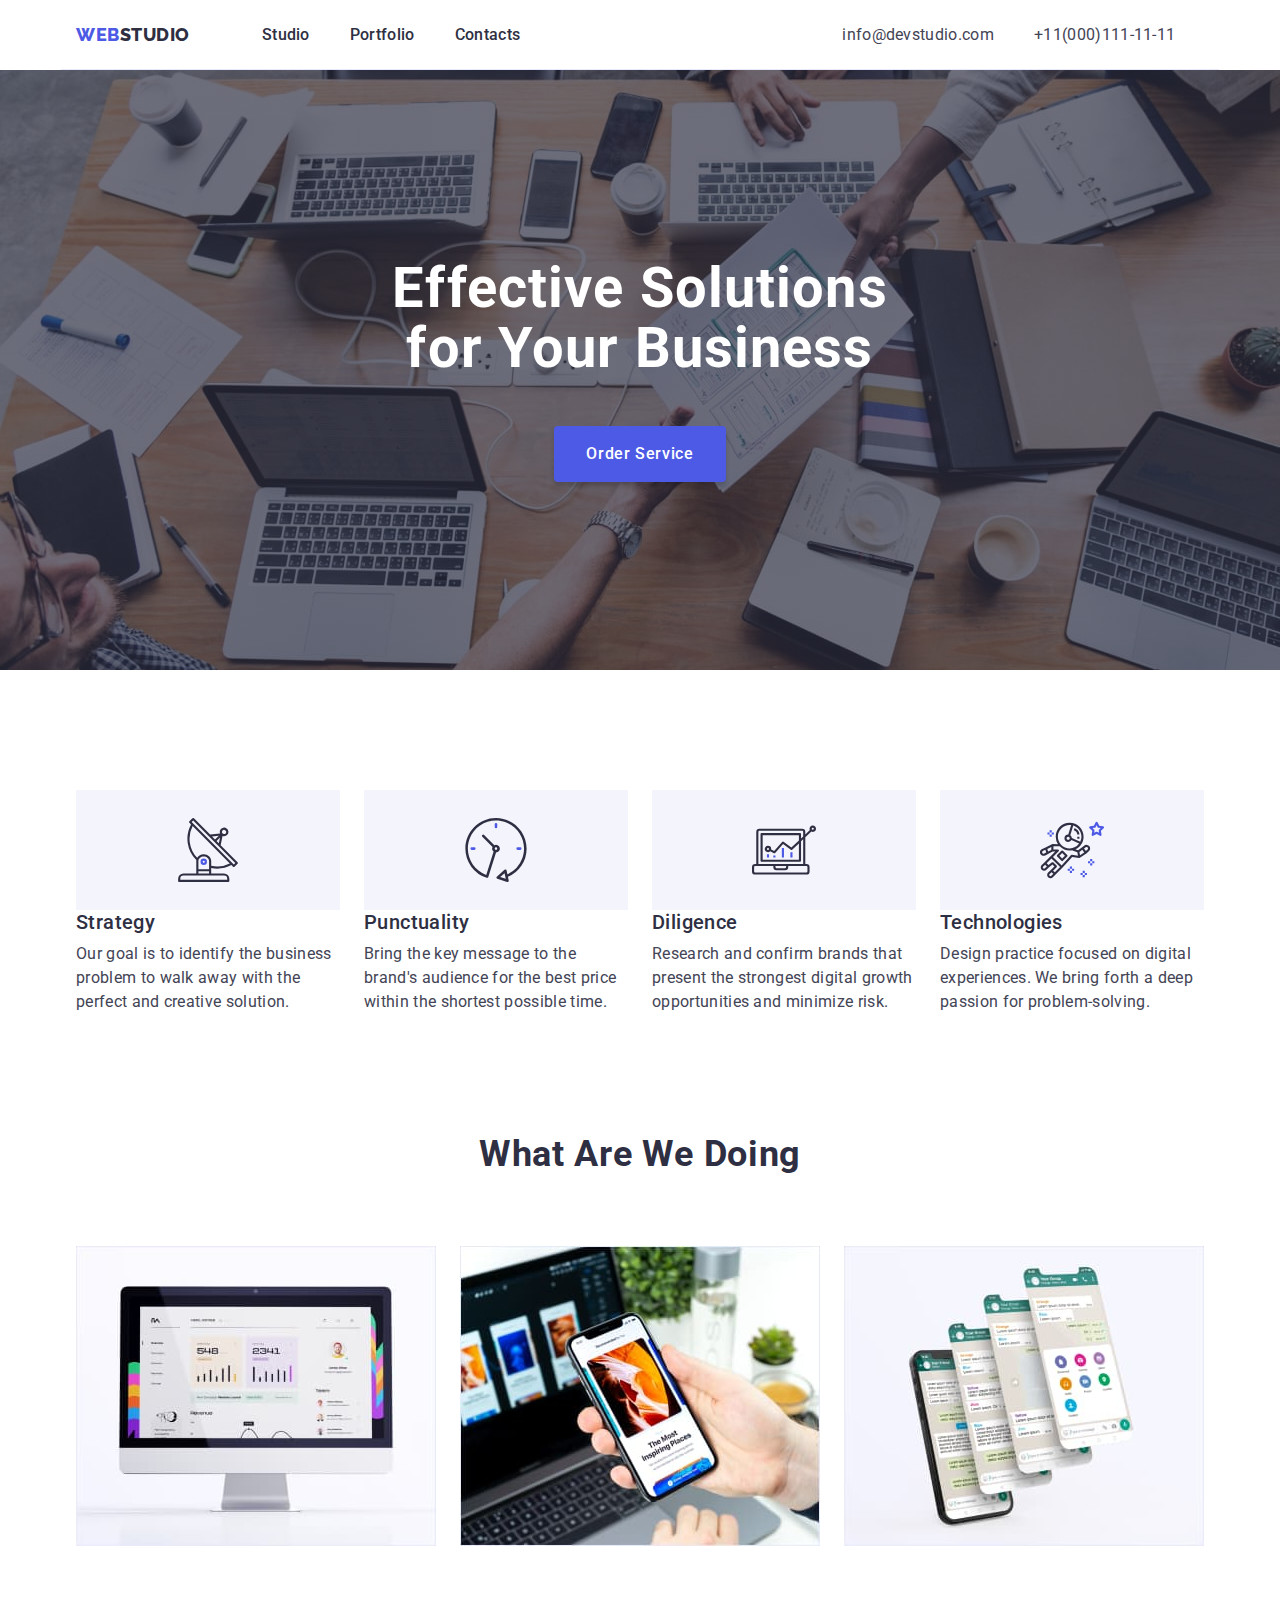
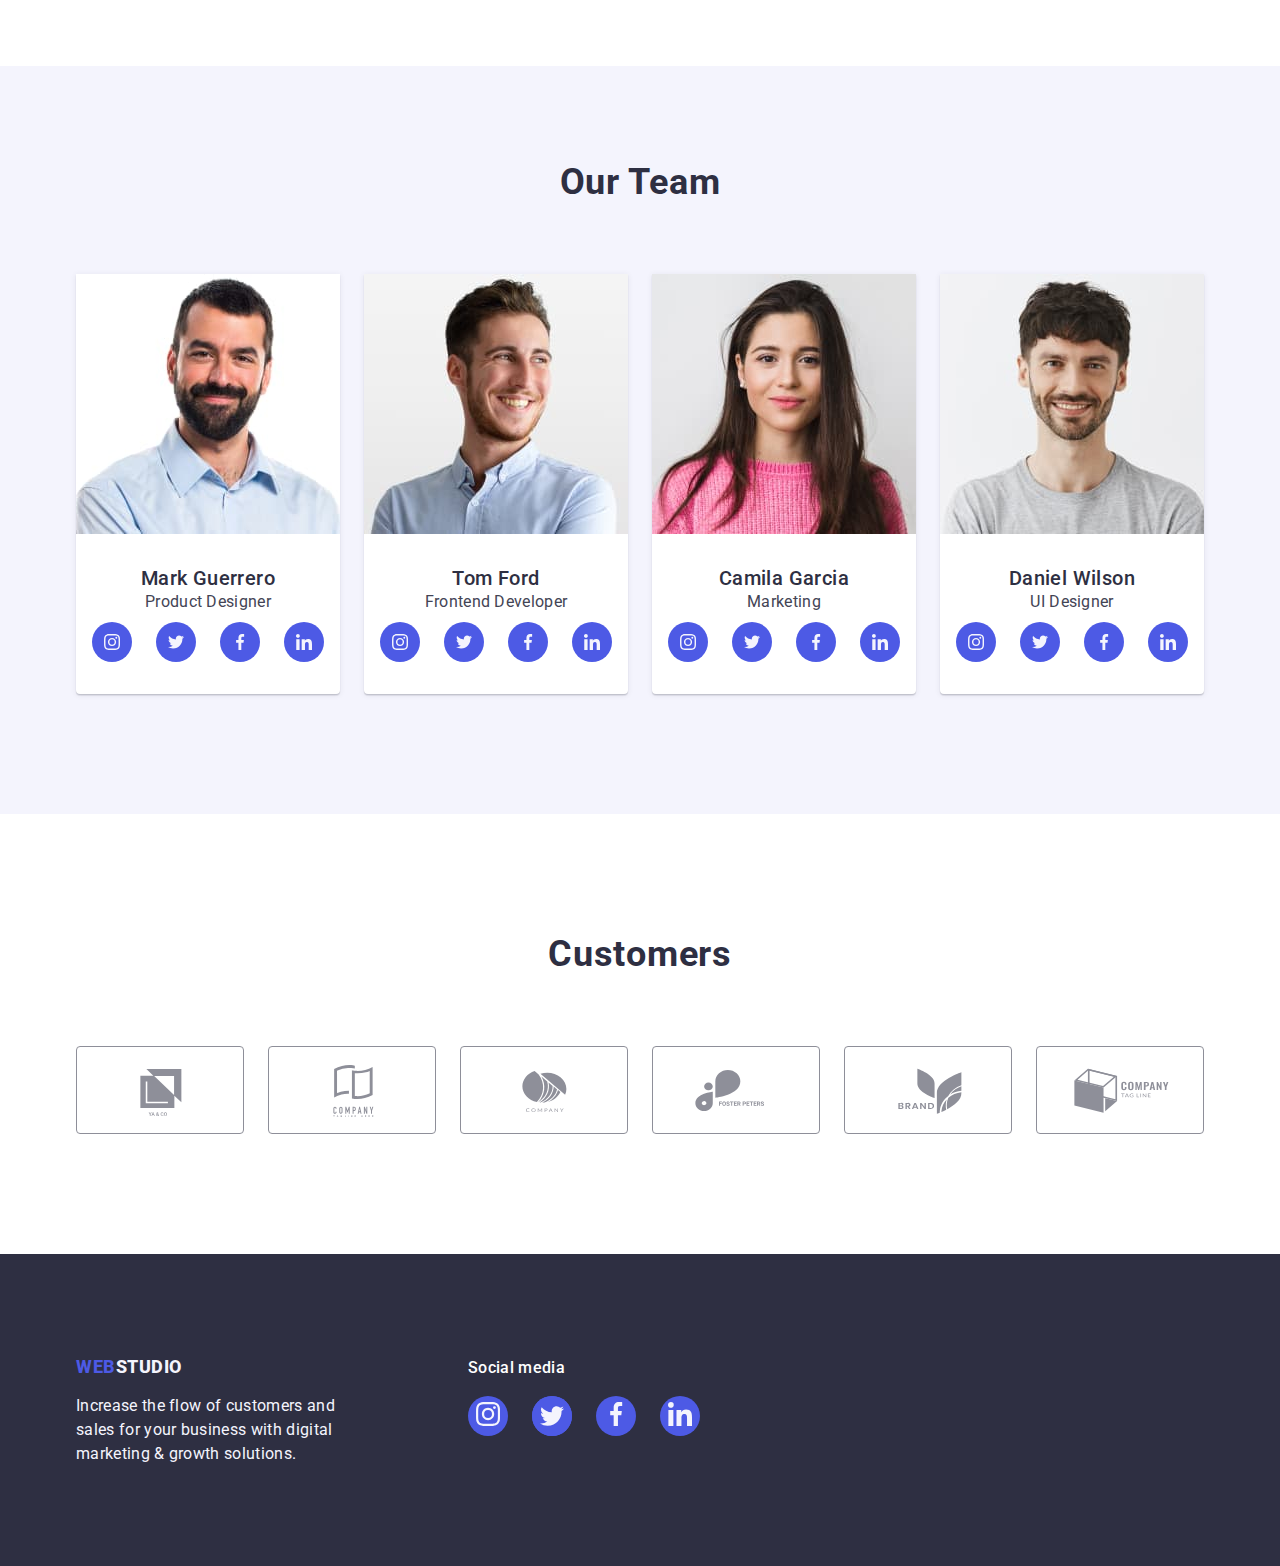
<file: index.html>
<!DOCTYPE html>
<html lang="en">
  <head>
    <meta charset="UTF-8">
    <meta name="viewport" content="width=device-width, initial-scale=1.0">
    <title>WebStudio</title>
    <link href="https://cdn.jsdelivr.net/npm/modern-normalize@2.0.0/modern-normalize.min.css" rel="stylesheet">
    <link rel="stylesheet" href="styles.css" />
    <link href="https://fonts.googleapis.com/css2?family=Raleway:wght@800&family=Roboto:wght@400;500;700;900&display=swap" rel="stylesheet">
</head>
  <body>
 <header>
      <div class="header conteiner">
          <nav class="nav">
            <a href="./index.html" class="header__logo">
          <span class="logo-web">WEB</span><span class="logo-studio">STUDIO</span>
        </a>
        <ul class="nav__link--position">
          <li>
           <a href="./index.html" class="nav__link">Studio</a>
          </li>
          <li>
            <a href="./portfolio.html" class="nav__link">Portfolio</a>
          </li>
          <li>
            <a href="#" class="nav__link">Contacts</a>
          </li>
          </ul>
          </nav>
          <address>
            <ul class="header__contact--position">
              <li>
                <a href="mailto:info@devstudio.com" class="header__contact">
                  info@devstudio.com
                </a>
              </li>
              <li>
                <a href="tel:+11(000)111-11-11" class="header__contact">
                  +11(000)111-11-11
                </a>
              </li>
            </ul>
          </address>
      </div>
    </div>
      </header>
    <main>
      <section class="hero">
        <div class="conteiner">
        <h1 class="hero__title">
          Effective Solutions for Your Business
        </h1>
          <button class="hero-btn" type="button">Order Service
          </button>
    </section>
    <section class="section__features">
      <div class="section conteiner">
        <ul class="feature__position">
          <li>
            <div class="feature__icon--style">
            <svg class="feature__icon">
              <use href="./images/icons.svg#icon-antenna"></use>
            </svg>
            </div>
            <h2 class="feature-subtitle">Strategy</h2>
            <div class="feature-description">
              Our goal is to identify the business<br>
              problem to walk away with the<br>
              perfect and creative solution.
            </p>
          </li>
          <li>
            <div class="feature__icon--style">
            <svg class="feature__icon">
              <use href="./images/icons.svg#icon-clock"></use>
            </svg>
            </div>
            <h2 class="feature-subtitle">Punctuality</h2>
            <p class="feature-description">
              Bring the key message to the<br>
              brand's audience for the best price<br>
              within the shortest possible time.
            </p>
          </li>
          <li>
            <div class="feature__icon--style">
            <svg class="feature__icon">
              <use href="images/icons.svg#icon-diagram"></use>
            </svg>
            </div>
            <h2 class="feature-subtitle">Diligence</h2>
            <p class="feature-description">
              Research and confirm brands that<br>
              present the strongest digital growth<br>
              opportunities and minimize risk.
            </p>
          </li>
          <li>
            <div class="feature__icon--style">
            <svg class="feature__icon">
              <use href="images/icons.svg#icon-astronaut"></use>
            </svg>
            </div>
            <h2 class="feature-subtitle">Technologies</h2>
            <p class="feature-description">
              Design practice focused on digital<br>
              experiences. We bring forth a deep<br>
              passion for problem-solving.
            </p>
          </li>
        </ul>
      </div>
      </div>
     </section>
        <section class="section__what-doing">
          <div class="conteiner">   
        <h2 class="title__what-doing">
            What Are We Doing
        </h2>
        <ul class="img__what-doing--position">
          <li>
            <img
              class="img__what-doing"
              src="images/1computerscreen.jpg"
              alt="imac screen with statistics on it"
              width="360"
              height="300"/>
          </li>
          <li>
            <img
              class="img__what-doing"
              src="images/3phonescreen.jpg"
              alt="4 iphone screens with communicator open on each"/>
          </li>
          <li>
            <img
              class="img__what-doing"
              src="images/4phonescreen.jpg"
              alt="phone screen with open article on it"/>
          </li>
        </div>
      </div>
    </section>
        <section class="section__our-team">
          <div class="conteiner"></div>
          <div class="our-team__title-team-card">
        <h3 class="title__our-team">
            Our Team
        </h3>
        <ul class="team-card__position">
          <li>
            <div class="team-card">
              <img
                class="team-card__img"
                src="images/man1.jpg"
                alt="smiling man with black hair and black beard wearing blue shirt"/>
              <div class="team-card__description-box">
                <span class="team-names">Mark Guerrero</span>
                <span class="job-title">Product Designer</span>
                <ul class="our-team__icon--position">
                  <li>
                  <a href="#" class="our-team__icon--background">   
                      <svg class="our-team__icon">
                        <use href="./images/icons.svg#icon-instagram"></use>
                      </svg> 
                  </a>   
                 </li>  
                 <li>
                  <a href="#" class="our-team__icon--background">
                      <svg class="our-team__icon">
                        <use href="images/icons.svg#icon-twitter"></use>
                      </svg> 
                  </a>   
                 </li> 
                 <li>
                  <a href="#" class="our-team__icon--background">
                      <svg class="our-team__icon" class="our-team__icon--background">
                        <use href="images/icons.svg#icon-facebook"></use>
                      </svg>  
                  </a>
                </li> 
                 <li>
                  <a href="#" class="our-team__icon--background">
                      <svg class="our-team__icon">
                        <use href="images/icons.svg#icon-linkedin"></use>
                      </svg>
                  </a>   
                 </li>
              </ul> 
              </div>
            </div>
          </li>
          <li>
            <div class="team-card">
              <img
                class="team-card__img"
                src="images/man2.jpg"
                alt="smiling man with dark brown hair and beard wearing blue shirt looking to the side"/>
              <figcaption class="team-card__description-box">
                <span class="team-names">Tom Ford</span>
                <span class="job-title">Frontend Developer</span>
              </figcaption>
              <ul class="our-team__icon--position">
                <li>
                  <a href="#" class="our-team__icon--background">   
                      <svg class="our-team__icon">
                        <use href="./images/icons.svg#icon-instagram"></use>
                      </svg> 
                  </a>   
                 </li>  
                 <li>
                  <a href="#" class="our-team__icon--background">
                      <svg class="our-team__icon">
                        <use href="images/icons.svg#icon-twitter"></use>
                      </svg> 
                  </a>   
                 </li> 
                 <li>
                  <a href="#" class="our-team__icon--background">
                      <svg class="our-team__icon">
                        <use href="images/icons.svg#icon-facebook"></use>
                      </svg>  
                  </a>
                </li> 
                 <li>
                  <a href="#" class="our-team__icon--background">
                      <svg class="our-team__icon">
                        <use href="images/icons.svg#icon-linkedin"></use>
                      </svg>
                  </a>   
                 </li> 
            </div>
          </li>
          <li>
            <div class="team-card">
              <img
                class="team-card__img"
                src="images/woman3.jpg"
                alt="smiling woman with long black hair wearing pink sweater"/>
              <figcaption class="team-card__description-box">
                <span class="team-names">Camila Garcia</span>
                <span class="job-title">Marketing</span>
              </figcaption>
              <ul class="our-team__icon--position">
                <li>
                  <a href="#" class="our-team__icon--background">   
                      <svg class="our-team__icon">
                        <use href="./images/icons.svg#icon-instagram"></use>
                      </svg> 
                  </a>   
                 </li>  
                 <li>
                  <a href="#" class="our-team__icon--background">
                      <svg class="our-team__icon">
                        <use href="images/icons.svg#icon-twitter"></use>
                      </svg> 
                  </a>   
                 </li> 
                 <li>
                  <a href="#" class="our-team__icon--background">
                      <svg class="our-team__icon">
                        <use href="images/icons.svg#icon-facebook"></use>
                      </svg>  
                  </a>
                </li> 
                 <li>
                  <a href="#" class="our-team__icon--background">
                      <svg class="our-team__icon">
                        <use href="images/icons.svg#icon-linkedin"></use>
                      </svg>
                  </a>   
                 </li> 
            </div>
          </li>
          <li>
            <div class="team-card">
              <img
                class="team-card__img"
                src="images/man4.jpg"
                alt="smiling man with brown hair and brown beard wearing grey sweater"/>
              <figcaption class="team-card__description-box">
                <span class="team-names">Daniel Wilson</span>
                <span class="job-title">UI Designer</span>
              </figcaption>
              <ul class="our-team__icon--position">
                <li>
                  <a href="#" class="our-team__icon--background">   
                      <svg class="our-team__icon">
                        <use href="./images/icons.svg#icon-instagram"></use>
                      </svg> 
                  </a>   
                 </li>  
                 <li>
                  <a href="#" class="our-team__icon--background">
                      <svg class="our-team__icon">
                        <use href="images/icons.svg#icon-twitter"></use>
                      </svg> 
                  </a>   
                 </li> 
                 <li>
                  <a href="#" class="our-team__icon--background">
                      <svg class="our-team__icon">
                        <use href="images/icons.svg#icon-facebook"></use>
                      </svg>  
                  </a>
                </li> 
                 <li>
                  <a href="#" class="our-team__icon--background">
                      <svg class="our-team__icon">
                        <use href="images/icons.svg#icon-linkedin"></use>
                      </svg>
                  </a>   
                 </li> 
            </div>
          </li>
        </ul>       
        </div>
      </section>
      <section class="section__customers">
        <div class="conteiner">
          <h5 class="title__customers">
            Customers
          </h5>
          <ul class="customers__icon--list">
            <li>
              <a href="#">
              <div class="customers__icon--border">
              <svg class="customers__icon">
                <use href="./images/icons.svg#icon-client-1"></use>
              </svg>
            </div>
          </a>
            </li>
            <li>
              <a href="#">
              <div class="customers__icon--border">
              <svg class="customers__icon">
                <use href="./images/icons.svg#icon-client-2"></use>
              </svg>
              </div>
            </a>
            </li>
            <li>
              <a href="#">
              <div class="customers__icon--border">
              <svg class="customers__icon">
                <use href="./images/icons.svg#icon-client-3"></use>
              </svg>
              </div>
            </a>
            </li>
            <li>
              <a href="">
              <div class="customers__icon--border">
              <svg class="customers__icon">
                <use href="./images/icons.svg#icon-client-4"></use>
              </svg>
            </a>
            </li>
            <li>
              <a href="#">
              <div class="customers__icon--border">
              <svg class="customers__icon">
                <use href="./images/icons.svg#icon-client-5"></use>
              </svg>
              </div>
            </a>
            </li>
            <li>
              <a href="#">
              <div class="customers__icon--border">
              <svg class="customers__icon">
                <use href="./images/icons.svg#icon-client-6"></use>
              </svg>
              </div>
            </a>
            </li>
          </ul>
        </div>
      </section>
    </main>
    <footer>
      <section class="footer"> 
        <div class="conteiner footer__wrap">
          <div class="footer__logo-paragraph">
          <div class="footer__logo">
        <a href="#">
          <span class="footer__logo-web">WEB</span><span class="footer__logo-studio">STUDIO</span>
          </a>
        </div>
        <p class="footer__text">
          Increase the flow of customers and sales for your business with
          digital marketing &amp; growth solutions.
        </p>
      </div>
        <div>
          <p class="footer__title">Social media</p>
          <ul class="footer__icon--position">
            <li class="footer__icon--background">
              <div class="footer__social--icons">
                <a href="#">
                    <svg class="footer__icon">
                        <use href="./images/icons.svg#icon-instagram"></use>
                    </svg>
                </a>  
              </div>  
            </li>
            <li class="footer__icon--background">
              <div>
                <a href="#" class="footer__icon--background">
                    <svg class="footer__icon">
                        <use href="./images/icons.svg#icon-twitter"></use>
                    </svg>
                </a>
              </div>    
            </li>
            <li class="footer__icon--background">
                <a href="#">
                    <svg class="footer__icon">>
                        <use href="./images/icons.svg#icon-facebook"></use>
                    </svg>
                </a>    
            </li>
            <li class="footer__icon--background">
                <a href="#">
                    <svg class="footer__icon">>
                        <use href="./images/icons.svg#icon-linkedin"></use>
                    </svg>
                </a>
            </li>
          </ul>
        </div>
        </div>
    </section>
    </footer>
  </section>
  </body>
</html>
</file>
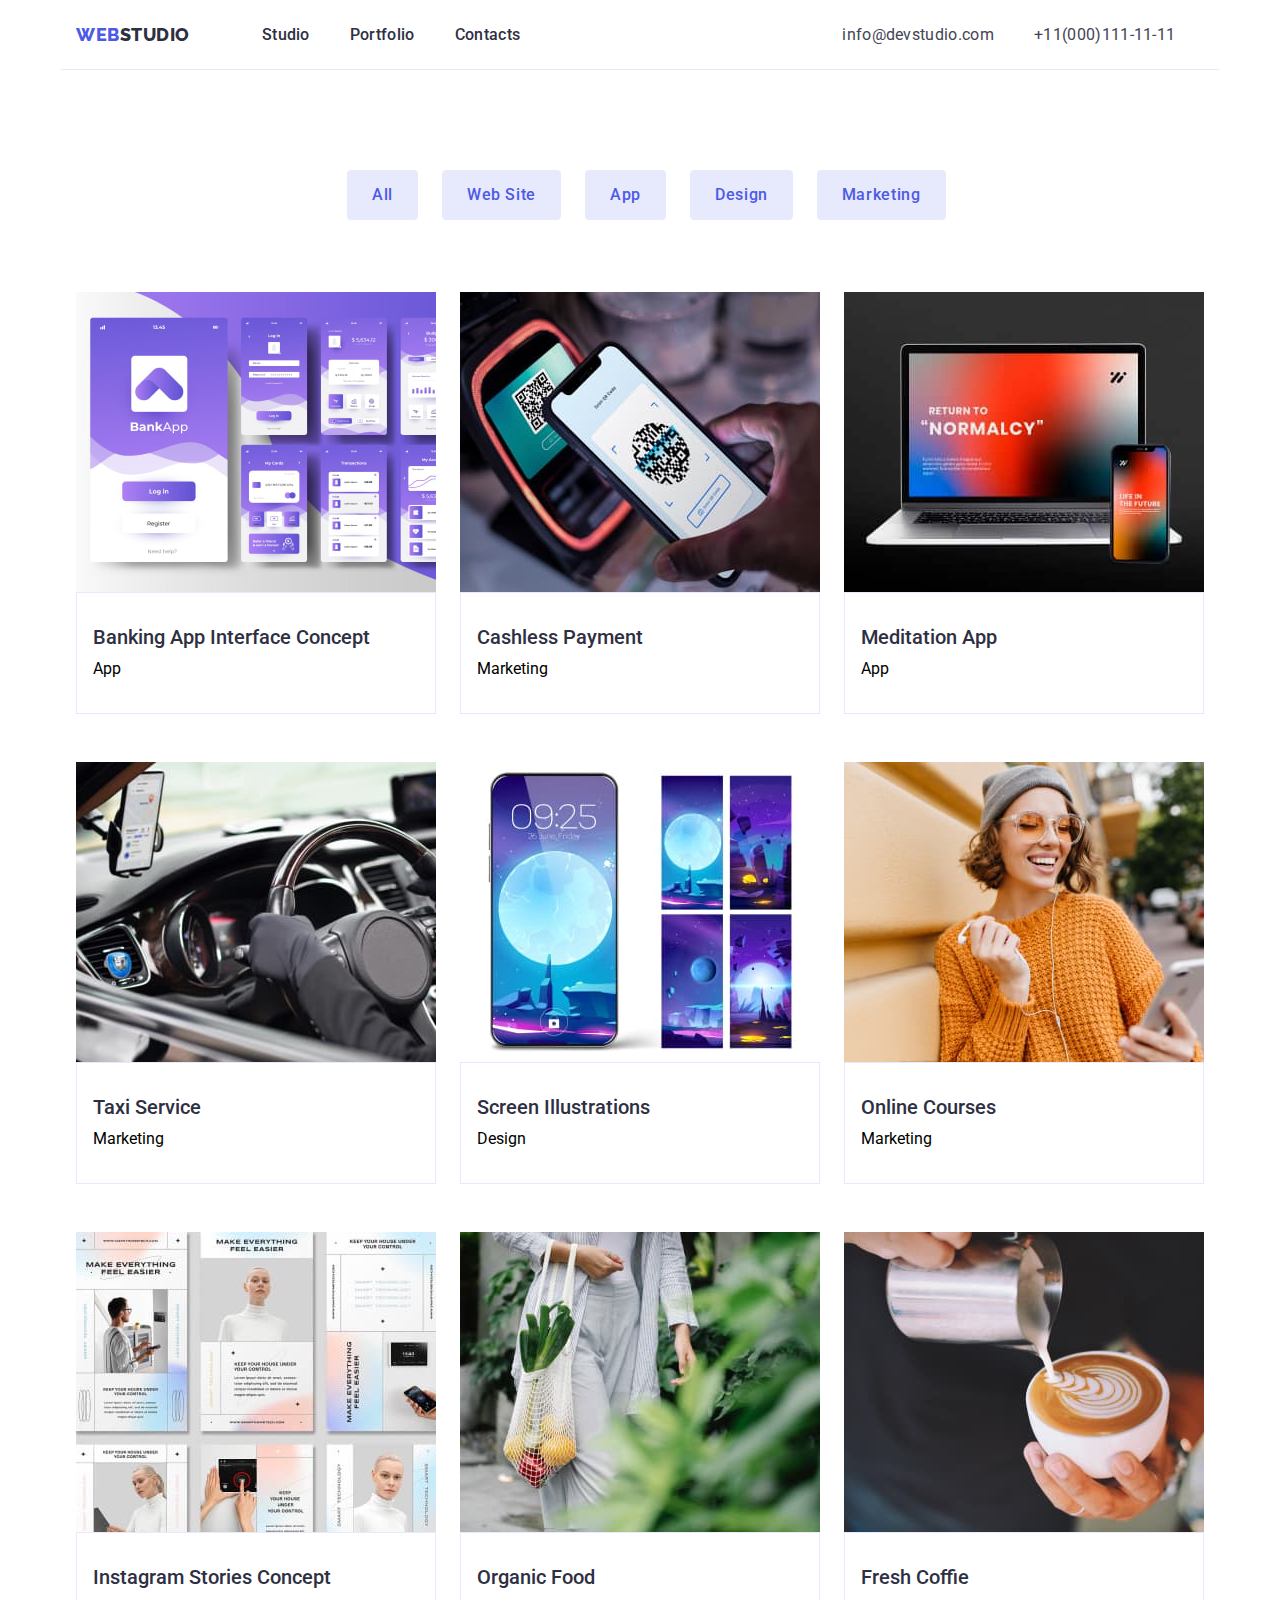
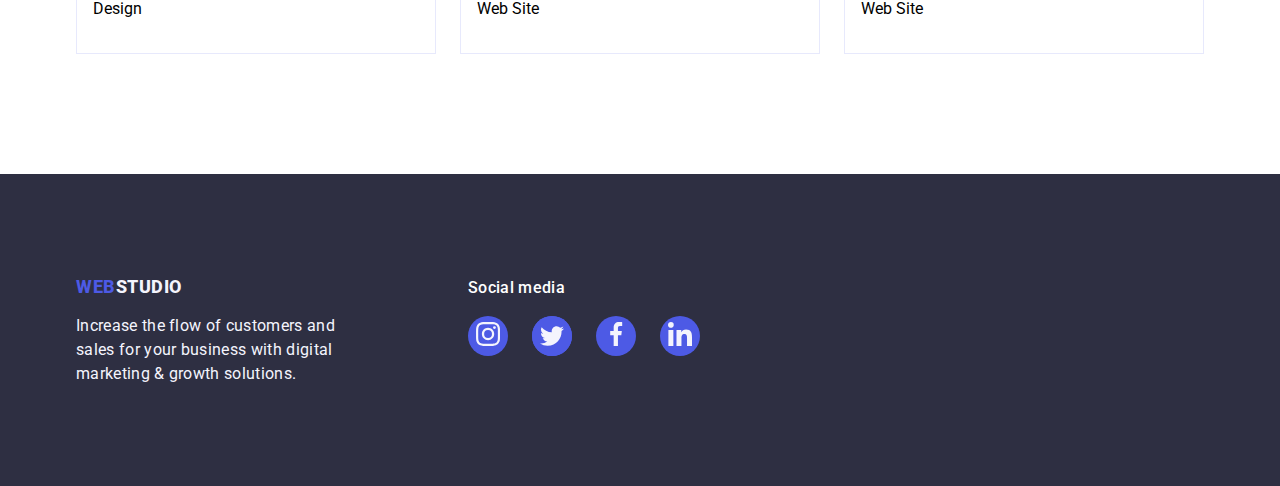
<file: portfolio.html>
<!DOCTYPE html>
<html lang="en">
  <head>
    <meta charset="UTF-8">
    <meta name="viewport" content="width=device-width, initial-scale=1.0">
    <title>WebStudio</title>
    <link href="https://cdn.jsdelivr.net/npm/modern-normalize@2.0.0/modern-normalize.min.css" rel="stylesheet">
    <link rel="stylesheet" href="styles.css" />
    <link href="https://fonts.googleapis.com/css2?family=Raleway:wght@800&family=Roboto:wght@400;500;700;900&display=swap" rel="stylesheet">
</head>
  <body>
    <header>
      <div class="header conteiner">
          <nav class="nav">
            <a href="./index.html" class="header__logo">
          <span class="logo-web">WEB</span><span class="logo-studio">STUDIO</span>
        </a>
        <ul class="nav__link--position">
          <li>
           <a href="./index.html" class="nav__link">Studio</a>
          </li>
          <li>
            <a href="./portfolio.html" class="nav__link">Portfolio</a>
          </li>
          <li>
            <a href="#" class="nav__link">Contacts</a>
          </li>
          </ul>
          </nav>
          <address>
            <ul class="header__contact--position">
              <li>
                <a href="mailto:info@devstudio.com" class="header__contact">
                  info@devstudio.com
                </a>
              </li>
              <li>
                <a href="tel:+11(000)111-11-11" class="header__contact">
                  +11(000)111-11-11
                </a>
              </li>
            </ul>
          </address>
      </div>
    </div>
      </header>
    <main>
    <section class="section__portfolio--btn-img">
      <div class="conteiner">
      <ul class="portfolio__btn--position">
        <li>
          <a href="https://www.google.com">
            <button class="portfolio__btn" type="button">All</button>
          </a>
        </li>
        <li>
          <a href="https://www.google.com">
            <button class="portfolio__btn" type="button">Web Site</button>
          </a>
        </li>
        <li>
          <a href="https://www.google.com">
            <button class="portfolio__btn" type="button">App</button>
          </a>
        </li>
        <li>
          <a href="https://www.google.com">
            <button class="portfolio__btn" type="button">Design</button>
          </a>
        </li>
        <li>
          <a href="https://www.google.com">
            <button class="portfolio__btn" type="button">Marketing</button>
          </a>
        </li>
      </ul>
      <ul class="portfolio__img--position">
        <li>
          <img src="images/1img.jpg" alt="banking app featuers" class="portfolio__img"/>
          <div class="portfolio__description-box">
          <div class="portfolio__img--title">Banking App Interface Concept</div>
          <div class="portfolio__img--description">App</div>
          </div>
        </li>
        <li>
          <img
            src="images/2img.jpg"
            alt="Phone scanning QR code from another device" class="portfolio__img"/>
              <div class="portfolio__description-box">
              <div class="portfolio__img--title">Cashless Payment</div>
          <div class="portfolio__img--description">Marketing</div>
        </div>
        </li>
        <li>
          <img
            src="images/3img.jpg"
            alt="Computer and phone screen with showing app outlook" class="portfolio__img"/>
            <div class="portfolio__description-box">
            <div class="portfolio__img--title">Meditation App</div>
            <div class="portfolio__img--description">App</div>
          </div>
        </li>
        <li>
          <img src="images/4img.jpg" alt="Inside of the car" class="portfolio__img"/>
          <div class="portfolio__description-box">
          <div class="portfolio__img--title">Taxi Service</div>
          <div class="portfolio__img--description">Marketing</div>
          </div>
        </li>
        <li>
          <img src="images/5img.jpg" alt="Phone screen with ilustration on it" class="portfolio__img"/>
          <div class="portfolio__description-box">
          <div class="portfolio__img--title">Screen Illustrations</div>
          <div class="portfolio__img--description">Design</div>
          </div>
        </li>
        <li>
          <img
            src="images/6img.jpg"
            alt="Smiling girl wearing sunglasses and earphones" class="portfolio__img"/>
            <div class="portfolio__description-box">
            <div class="portfolio__img--title">Online Courses</div>
          <div class="portfolio__img--description">Marketing</div>
            </div>
        </li>
        <li>
          <img src="images/7img.jpg" alt="Stories templates" class="portfolio__img"/>
          <div class="portfolio__description-box">
          <div class="portfolio__img--title">Instagram Stories Concept</div>
          <div class="portfolio__img--description">Design</div>
          </div>
        </li>
        <li>
          <img src="images/8img.jpg" alt="Woman carrying groceries" class="portfolio__img"/>
          <div class="portfolio__description-box">
          <div class="portfolio__img--title">Organic Food</div>
          <div class="portfolio__img--description">Web Site</div>
        </div>
        </li>
        <li>
          <img
            src="images/9img.jpg"
            alt="Barrista making patterns with milk on coffie" class="portfolio__img"/>
            <div class="portfolio__description-box">
            <div class="portfolio__img--title">Fresh Coffie</div>
          <div class="portfolio__img--description">Web Site</div>
          </div>
        </li>
      </ul>
      </div>
    </section>
  </main>
  <footer>
    <section class="footer"> 
      <div class="conteiner footer__wrap">
        <div class="footer__logo-paragraph">
        <div class="footer__logo">
      <a href="#">
        <span class="footer__logo-web">WEB</span><span class="footer__logo-studio">STUDIO</span>
        </a>
      </div>
      <p class="footer__text">
        Increase the flow of customers and sales for your business with
        digital marketing &amp; growth solutions.
      </p>
    </div>
      <div>
        <p class="footer__title">Social media</p>
        <ul class="footer__icon--position">
          <li class="footer__icon--background">
            <div class="footer__social--icons">
              <a href="#">
                  <svg class="footer__icon">
                      <use href="./images/icons.svg#icon-instagram"></use>
                  </svg>
              </a>  
            </div>  
          </li>
          <li class="footer__icon--background">
            <div>
              <a href="#" class="footer__icon--background">
                  <svg class="footer__icon">
                      <use href="./images/icons.svg#icon-twitter"></use>
                  </svg>
              </a>
            </div>    
          </li>
          <li class="footer__icon--background">
              <a href="#">
                  <svg class="footer__icon">>
                      <use href="./images/icons.svg#icon-facebook"></use>
                  </svg>
              </a>    
          </li>
          <li class="footer__icon--background">
              <a href="#">
                  <svg class="footer__icon">
                      <use href="./images/icons.svg#icon-linkedin"></use>
                  </svg>
              </a>
          </li>
        </ul>
      </div>
      </div>
  </section>
  </footer>
  </body>
</html>
</file>
<file: styles.css>
* {
  margin: 0;
  padding: 0;
  box-sizing: border-box;
}
article, aside, details, figcaption, figure, 
footer, header, hgroup, menu, nav, section {
	display: block;
}
body {
	line-height: 1;
}
ol, ul {
	list-style: none;
}
blockquote, q {
	quotes: none;
}
blockquote:before, blockquote:after,
q:before, q:after {
	content: '';
	content: none;
}
table {
	border-collapse: collapse;
	border-spacing: 0;
}
:root {
  --brand-color: #2e2f42;
  --color-iris: #4d5ae5;
  --color-cloud: #f4f4fd;
  --color-ocean: #404bbf;
  --color-cornflower: #e7e9fc;
  --color-slate: #434455;
  --color-white: #ffffff;
  --color-grey: #2E2F42B2;
  --main-font-style: Roboto;
  --second-font-style: Raleway;
}
*,
*::before,
*::after
{
  box-sizing: border-box;
}
body {
  font-family: var(--main-font-style);
  background-color: var(--color-white);
  margin: auto;
}
h1,
h3,
h4,
h5,
h6
{
margin: 0;
}
img
{
  display: block;
  max-width: 100%;
  height: auto;
}
button
{
  cursor: pointer;
  border: none;
  border-radius: 4px;
}
ul,
ol
{
  list-style: none;
  margin: 0;
  padding-left: 0;
}
a
{
  text-decoration: none;
}
.conteiner
{
  width: 1158px;
  margin: 0 auto;
  padding: 0 15px;
}
.section {
  padding: 120px 0px;
}

/* SECTION HEADER */ /* SECTION HEADER */ /* SECTION HEADER */

.header
{
  background: var(--color-white); 
  display: flex;
  gap: 322px;
  align-items: center;
  border-bottom: 1px solid var(--color-cornflower);
}
.header__logo {
  padding: 24px 0;
}
.logo-web {
  color: var(--color-iris);
  font-size: 18px;
  font-family: var(--second-font-style);
  font-weight: 800;
  line-height: 21px;
  letter-spacing: 0.54px;
}
.logo-studio {
  color: var(--brand-color);
  font-size: 18px;
  font-family: var(--second-font-style);
  font-weight: 800;
  line-height: 21px;
  letter-spacing: 0.54px;
}
.nav {
  display: flex;
  gap: 72px;
  align-items: center;
}
.nav__link--position {
  list-style: none;
  display: flex;
  gap: 40px;
}
.nav__link {
  color: var(--brand-color);
  font-size: 16px;
  font-weight: 500;
  line-height: 24px;
  letter-spacing: 0.32px;
  display: flex;
  gap: 40px;
}
a:hover,
a:focus {
  color: var(--color-ocean);
}
.header__contact--position {
  list-style: none;
  display: flex;
  gap: 40px;
}
.header__contact {
  color: var(--color-slate);
  font-size: 16px;
  font-weight: 400;
  line-height: 24px;
  letter-spacing: 0.32px;;
  font-style: normal;
  }

  /* SECTION HERO */ /* SECTION HERO */ /* SECTION HERO */

  .hero {
  clear: both;
  background-image: linear-gradient(var(--color-grey), rgba(46, 47, 66, 0.70)), url(./images/people-office\ 1.jpg);
  padding: 188px 0;
  text-align: center;
  }
.hero__title {
  color: var(--color-white);
  font-size: 56px;
  font-weight: 700;
  line-height: 60px;
  letter-spacing: 1.12px;
  max-width: 496px;
  margin: 0 auto;
  margin-bottom: 48px;
}
.hero-btn {
  color: var(--color-white);
  background: var(--color-iris); 
  font-size: 16px;
  font-weight: 500;
  line-height: 24px;
  letter-spacing: 0.64px;
  padding: 16px 32px;
  border-radius: 4px;
  box-shadow: 0px 4px 4px 0px rgba(0, 0, 0, 0.15);
}
.hero-btn:hover,
.hero-btn:focus {
  background-color: var(--color-ocean);
}

/* SECTION FEATURES */ /* SECTION FEATURES */ /* SECTION FEATURES */

.feature__icon--style {
  background-color: var(--color-cloud);
  height: 120px;
  display: flex;
  align-items: center;
  justify-content: center;
}
.feature__icon {
  width: 64px;
  height: 64px;
}
.feature__position {  
  display: flex;
  gap: 24px;
  max-width: 1128px;
  margin-left: auto;
  margin-right: auto;
}
.feature-subtitle {
  color: var(--brand-color);
  font-size: 20px;
  font-weight: 500;
  line-height: 24px;
  letter-spacing: 0.4px;
  height: 24px;
  width: 264px;
  margin-bottom: 8px;
}
.feature-description {
  color: var(--color-slate);
  font-size: 16px;
  font-weight: 400;
  line-height: 24px;
  letter-spacing: 0.32px;
}

/* SECTION WHAT-DOING */ /* SECTION WHAT-DOING */ /* SECTION WHAT-DOING */

.title__what-doing {
  color: var(--brand-color);
  font-size: 36px;
  font-weight: 700;
  line-height: 40px;
  letter-spacing: 0.72px;
  text-align: center;
  margin-bottom: 72px;
}
.title__what-doing--position {

}
.img-what-doing {
  width: 360px;
}
.img__what-doing--position
{
 display: flex;
 gap: 24px;
 justify-content: center;
   margin-bottom: 120px;
}


/* SECTION OUR-TEAM */ /* SECTION OUR-TEAM */ /* SECTION OUR-TEAM */

.section__our-team
{
  background-color: var(--color-cloud);
}
.our-team__title-team-card {
  padding-top: 96px; 
  padding-bottom: 120px;
}
.title__our-team {
  color: var(--brand-color);
  font-size: 36px;
  font-weight: 700;
  line-height: 40px;
  letter-spacing: 0.72px;
  text-align: center;
}
.team-card__position
{
  display: flex;
  gap: 24px;
  justify-content: center;
  margin-top: 72px;
}
.team-card {
  display: inline-flex;
  padding-bottom: 0px;
  flex-direction: column;
  justify-content: center;
  align-items: center;
  border-radius: 0px 0px 4px 4px;
  background: var(--white, #FFF);
  box-shadow: 0px 2px 1px 0px rgba(46, 47, 66, 0.08), 0px 1px 1px 0px rgba(46, 47, 66, 0.16), 0px 1px 6px 0px rgba(46, 47, 66, 0.08);
}
.team-card__img {
  width: 264px;
  height: 260px;
}
.team-card__description-box {
  display: flex;
  width: 232px;
  flex-direction: column;
  padding-top: 32px;
}
.team-names {
  color: var(--brand-color);
  text-align: center;
  font-size: 20px;
  font-weight: 500;
  line-height: 24px;
  letter-spacing: 0.4px;
}
.job-title {
  color: var(--color-slate);
  text-align: center;
  font-size: 16px;
  font-weight: 400;
  line-height: 24px;
  letter-spacing: 0.32px;
}
.our-team__icon--position {
  display: flex;
  align-items: center;
  justify-content: center;
  gap: 24px;
  padding-top: 8px;
  padding-bottom: 32px;
}
.our-team__icon {
  width: 16px;
  height: 16px;
}
.our-team__icon:hover {
  background-color: var(--color-ocean);
}
.our-team__icon--background{
  width: 40px;
  height: 40px;
  border-radius: 50%;
  background-color: var(--color-iris);
  display: flex;
  align-items: center;
  justify-content: center;
}
.our-team__icon--background:hover {
  background-color: var(--color-ocean);
}


/* SECTION CUSTOMERS */ /* SECTION CUSTOMERS */  /* SECTION CUSTOMERS */ 

.title__customers {
color: var(--brand-color);
text-align: center;
font-size: 36px;
font-weight: 700;
line-height: 40px;
letter-spacing: 0.72px;
margin-top: 120px;
margin-bottom: 72px;
}
.customers__icon--list {
  display: flex;
  column-gap: 24px;
  margin-bottom: 120px;  
}
.customers__icon--border {
border-radius: 4px;
border: 1px solid #8e8f99;
width: 168px;
height: 88px;
display: flex;
justify-content: center;
align-items: center;
}
.customers__icon {
fill: #8e8f99;
width: 104px;
height: 56px;
}
.customers__icon--border:hover,
:focus {
border: 1px solid var(--color-ocean);
}
.customers__icon:hover,
:focus {
fill: var(--color-ocean);
}

/* SECTION FOOTER */ /* SECTION FOOTER */ /* SECTION FOOTER */

.footer {
  background: var(--brand-color);
}
.footer__wrap {
  display: flex;
  align-items: baseline;
  }
.footer__logo-paragraph {
  margin-right: 128px;
}
.footer__logo{
  padding-top: 101.5px;
  margin-bottom: 17.5px;
  display: block;
}
.footer__logo-web {
  color:var(--color-iris);
  font: var(--second-font-style);
  font-size: 18px;
  font-weight: 800;
  line-height: 21px;
  letter-spacing: 0.54px;
}
.footer__logo-studio {
  color: var(--color-cloud);
  font: var(--second-font-style);
  font-size: 18px;
  font-weight: 800;
  line-height: 21px;
  letter-spacing: 0.54px;
}
.footer__text {
  color: var(--color-cloud);
  font-weight: 400;
  line-height: 24px;
  letter-spacing: 0.32px;
  width: 264px;
  margin-bottom: 100px;
}
.footer__title {
  color: var(--color-white);
  font-family: Roboto;
  font-size: 16px;
  font-weight: 500;
  line-height: 24px;
  letter-spacing: 0.32px;
  margin-bottom: 16px;
}
.footer__icon--position {
  display: flex;
  align-items: center;
  justify-content: center;
  gap: 24px;
}
.footer__icon {
  width: 24px;
  height: 24px;
}
.footer-media-items:hover {
  background-color: #31d0aa;
}
.footer__icon--background {
  width: 40px;
  height: 40px;
  border-radius: 50%;
  background-color: var(--color-iris);
  display: flex;
  align-items: center;
  justify-content: center;
  cursor: pointer;
}
.footer__icon--background:hover {
  background-color: #31d0aa;
}


/* PORTFOLIO */ /* PORTFOLIO */ /* PORTFOLIO */ /* PORTFOLIO */

.section__portfolio--btn-img {
  padding-top: 100px;
  padding-bottom: 120px;
}
.portfolio__btn--position
{
display: flex;
gap: 24px;
max-width: 586px;
margin: 0 auto;
margin-bottom: 72px;
}
.portfolio__btn
{
  color: var(--color-iris);
  background: var(--color-cornflower);
  text-align: center;
  font-size: 16px;
  font-weight: 500;
  line-height: 24px; /* 150% */
  letter-spacing: 0.64px;
  align-items: flex-start;
  display: flex;
  padding: 12px 24px;
  justify-content: center;
  align-items: center;
  border-radius: 4px;
  border: 1px solid var(--color-cornflower);
  white-space: nowrap;
}
.portfolio__btn:hover {
  color: var(--color-white);
  background: var(--color-ocean);
  cursor: pointer;
}
.portfolio__img--position {
  max-width: 1128px;
  flex-wrap: wrap;
  display: flex;
  row-gap: 48px;
  column-gap: 24px;
  margin: 0 auto;
}
.portfolio__img {
  width: 360px;
  height: 300px;
  cursor: pointer;
}
.portfolio__description-box {
  width: 360px;
  cursor: pointer;
}
.portfolio__img--title {
  font-size: 20px;
  font-weight: 500;
  line-height: 24px;
  color: var(--brand-color);
  padding-left: 16px;
  padding-bottom: 8px;
}
.portfolio__img--description {
  font-size: 16px;
  font-weight: 400;
  line-height: 24px;
  padding-left: 16px;
}
.portfolio__description-box {
padding-top: 32px;
padding-bottom: 32px;
border: 1px solid #E7E9FC
}





.teikony {
  display: flex;
  align-items: center;
  justify-content: center;
}
</file>
